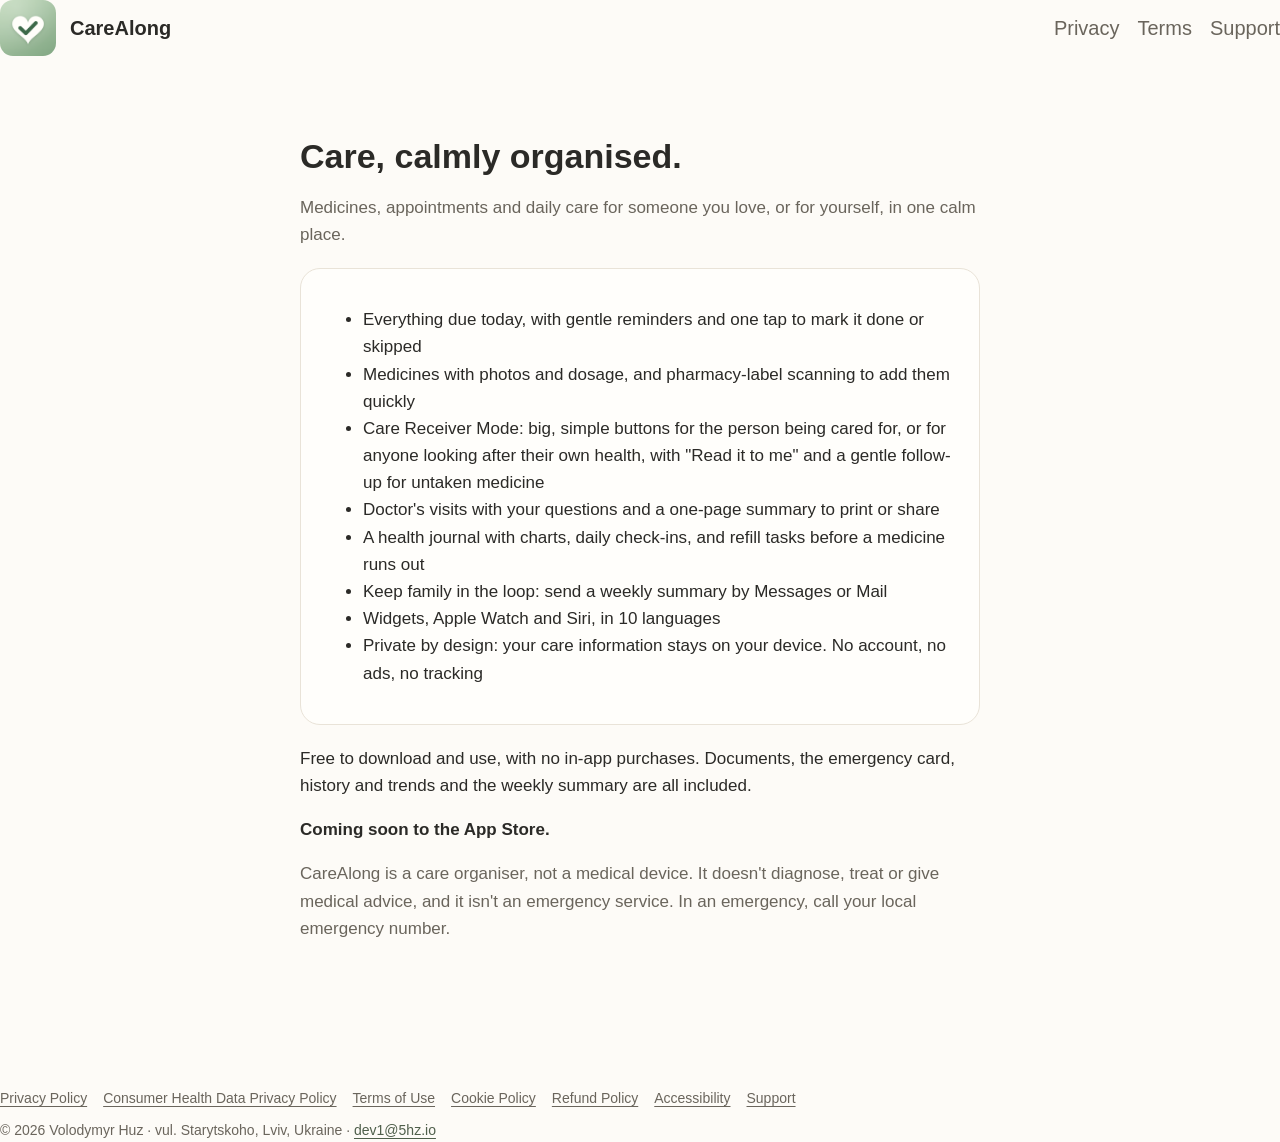
<file: index.html>
<!doctype html>
<html lang="en">
<head>
<meta charset="utf-8">
<meta name="viewport" content="width=device-width, initial-scale=1">
<title>CareAlong</title>
<meta name="description" content="A calm care organiser for medicines, appointments and daily care, with a weekly summary to keep family in the loop.">
<link rel="stylesheet" href="style.css">
</head>
<body>
<a class="skip" href="#content">Skip to content</a>
<header>
  <img src="icon.png" alt="" width="56" height="56">
  <a href="index.html">CareAlong</a>
  <nav aria-label="Main"><a href="privacy.html">Privacy</a><a href="terms.html">Terms</a><a href="support.html">Support</a></nav>
</header>
<main id="content">
<h1>Care, calmly organised.</h1>
<p class="muted">Medicines, appointments and daily care for someone you love, or for yourself, in one calm place.</p>

<div class="card">
  <ul>
    <li>Everything due today, with gentle reminders and one tap to mark it done or skipped</li>
    <li>Medicines with photos and dosage, and pharmacy-label scanning to add them quickly</li>
    <li>Care Receiver Mode: big, simple buttons for the person being cared for, or for anyone looking after their own
      health, with "Read it to me" and a gentle follow-up for untaken medicine</li>
    <li>Doctor's visits with your questions and a one-page summary to print or share</li>
    <li>A health journal with charts, daily check-ins, and refill tasks before a medicine runs out</li>
    <li>Keep family in the loop: send a weekly summary by Messages or Mail</li>
    <li>Widgets, Apple Watch and Siri, in 10 languages</li>
    <li>Private by design: your care information stays on your device. No account, no ads, no tracking</li>
  </ul>
</div>

<p>Free to download and use, with no in-app purchases. Documents, the emergency card, history and trends and the
  weekly summary are all included.</p>

<p><strong>Coming soon to the App Store.</strong></p>

<p class="muted">CareAlong is a care organiser, not a medical device. It doesn't diagnose, treat or give
  medical advice, and it isn't an emergency service. In an emergency, call your local emergency number.</p>
</main>
<footer>
  <nav aria-label="Legal">
    <a href="privacy.html">Privacy Policy</a>
    <a href="health-data.html">Consumer Health Data Privacy Policy</a>
    <a href="terms.html">Terms of Use</a>
    <a href="cookies.html">Cookie Policy</a>
    <a href="refunds.html">Refund Policy</a>
    <a href="accessibility.html">Accessibility</a>
    <a href="support.html">Support</a>
  </nav>
  <p class="business">© 2026 Volodymyr Huz · vul. Starytskoho, Lviv, Ukraine ·
    <a href="mailto:dev1@5hz.io">dev1@5hz.io</a></p>
</footer>
</body>
</html>
</file>
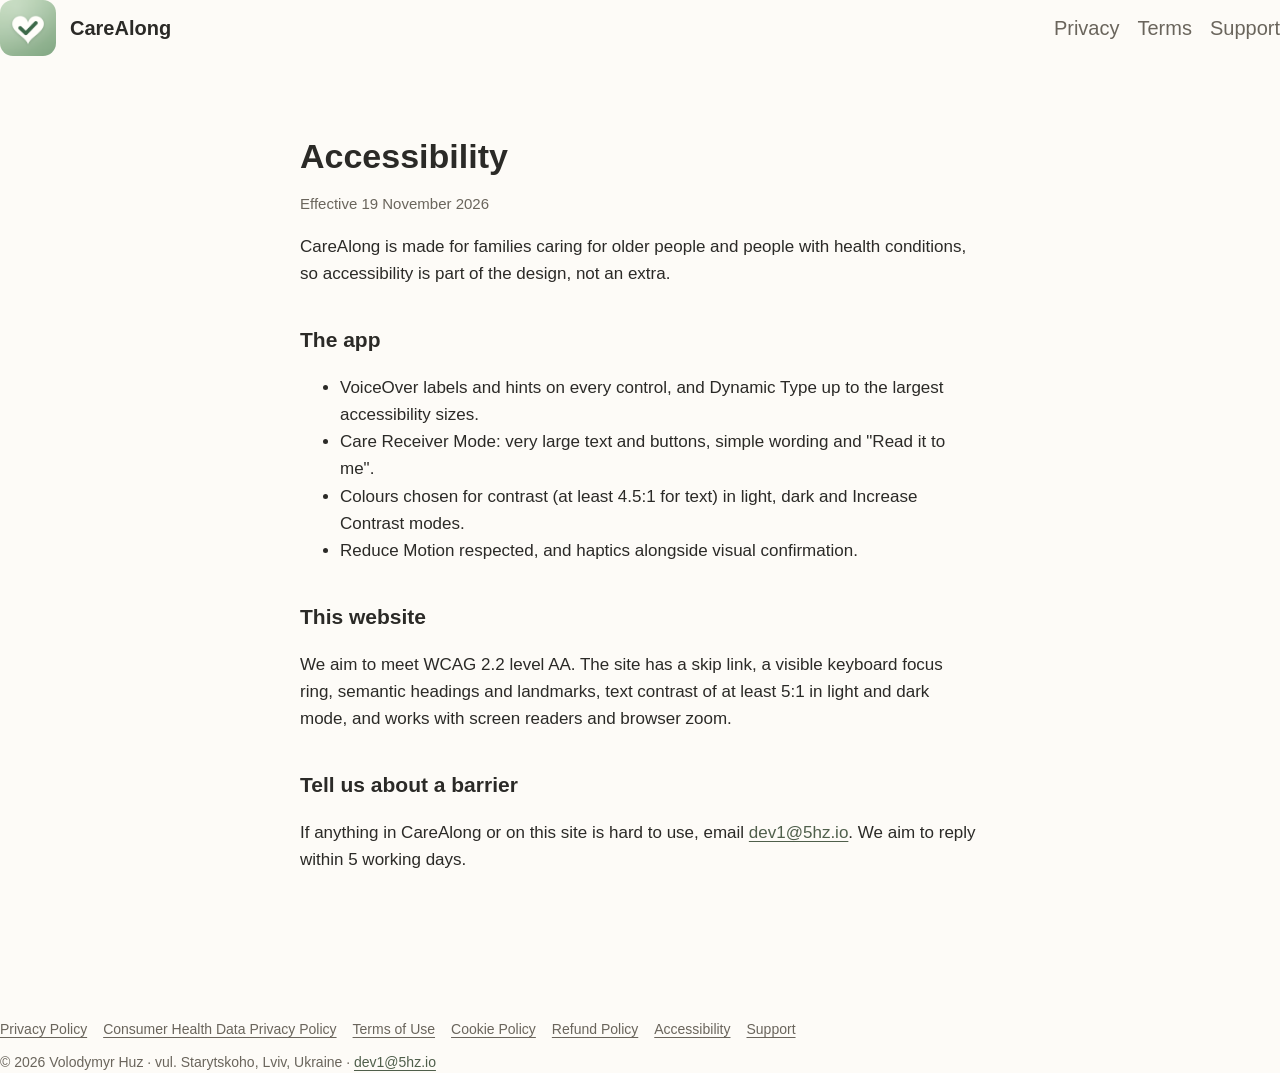
<file: accessibility.html>
<!doctype html>
<html lang="en">
<head>
<meta charset="utf-8">
<meta name="viewport" content="width=device-width, initial-scale=1">
<title>CareAlong Accessibility</title>
<meta name="description" content="CareAlong's accessibility commitment.">
<link rel="stylesheet" href="style.css">
</head>
<body>
<a class="skip" href="#content">Skip to content</a>
<header>
  <img src="icon.png" alt="" width="56" height="56">
  <a href="index.html">CareAlong</a>
  <nav aria-label="Main"><a href="privacy.html">Privacy</a><a href="terms.html">Terms</a><a href="support.html">Support</a></nav>
</header>
<main id="content">
<h1>Accessibility</h1>
<p class="muted updated">Effective 19 November 2026</p>
<p>CareAlong is made for families caring for older people and people with health conditions, so accessibility is
  part of the design, not an extra.</p>

<h2>The app</h2>
<ul>
  <li>VoiceOver labels and hints on every control, and Dynamic Type up to the largest accessibility sizes.</li>
  <li>Care Receiver Mode: very large text and buttons, simple wording and "Read it to me".</li>
  <li>Colours chosen for contrast (at least 4.5:1 for text) in light, dark and Increase Contrast modes.</li>
  <li>Reduce Motion respected, and haptics alongside visual confirmation.</li>
</ul>

<h2>This website</h2>
<p>We aim to meet WCAG 2.2 level AA. The site has a skip link, a visible keyboard focus ring, semantic headings and
  landmarks, text contrast of at least 5:1 in light and dark mode, and works with screen readers and browser zoom.</p>

<h2>Tell us about a barrier</h2>
<p>If anything in CareAlong or on this site is hard to use, email
  <a href="mailto:dev1@5hz.io">dev1@5hz.io</a>. We aim to reply within 5 working days.</p>
</main>
<footer>
  <nav aria-label="Legal">
    <a href="privacy.html">Privacy Policy</a>
    <a href="health-data.html">Consumer Health Data Privacy Policy</a>
    <a href="terms.html">Terms of Use</a>
    <a href="cookies.html">Cookie Policy</a>
    <a href="refunds.html">Refund Policy</a>
    <a href="accessibility.html">Accessibility</a>
    <a href="support.html">Support</a>
  </nav>
  <p class="business">© 2026 Volodymyr Huz · vul. Starytskoho, Lviv, Ukraine ·
    <a href="mailto:dev1@5hz.io">dev1@5hz.io</a></p>
</footer>
</body>
</html>
</file>
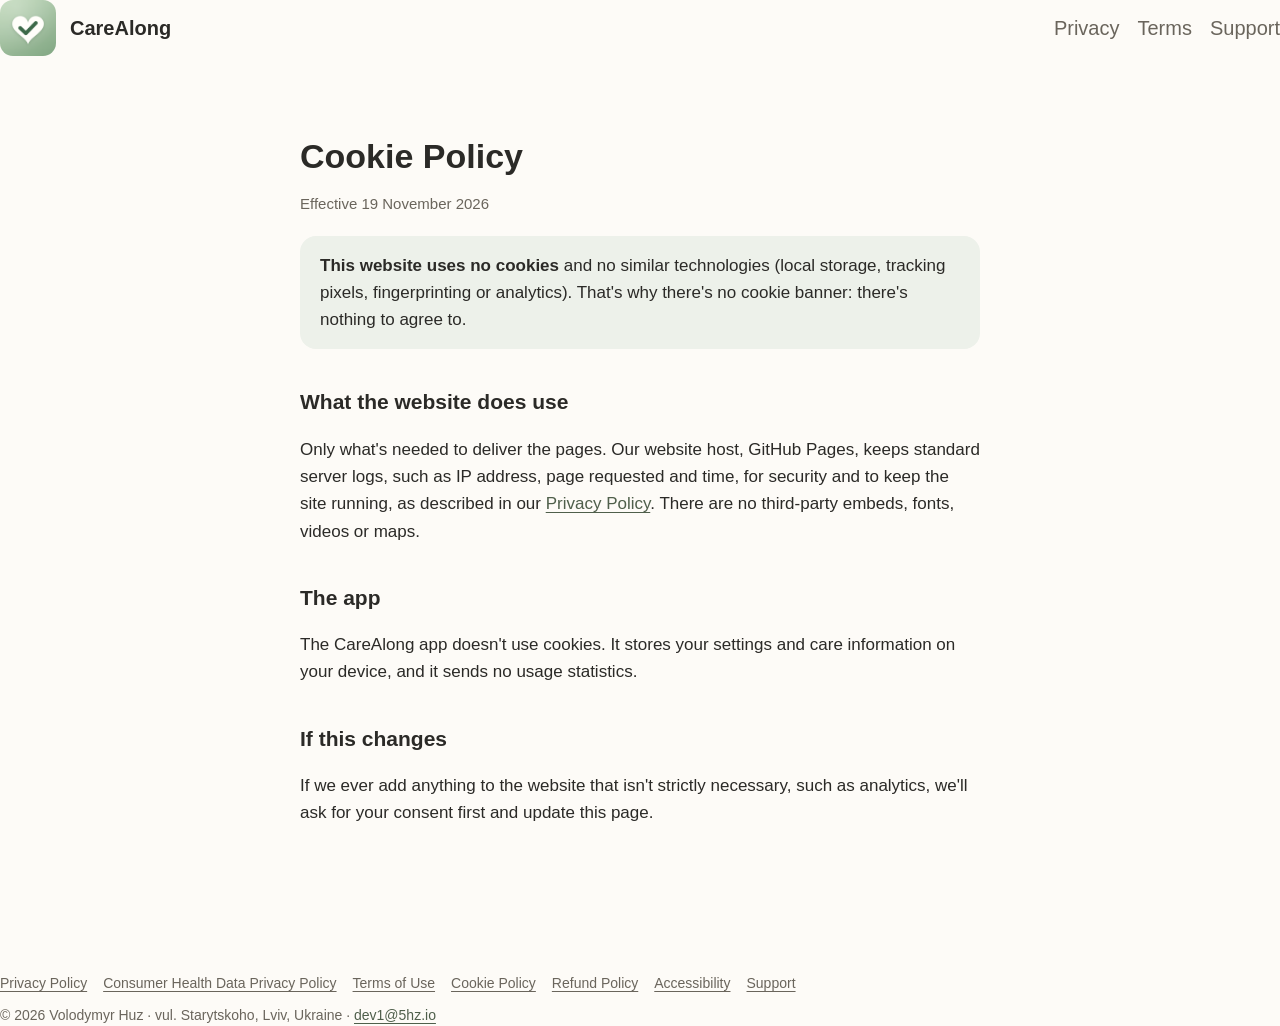
<file: cookies.html>
<!doctype html>
<html lang="en">
<head>
<meta charset="utf-8">
<meta name="viewport" content="width=device-width, initial-scale=1">
<title>CareAlong Cookie Policy</title>
<meta name="description" content="CareAlong's website uses no cookies.">
<link rel="stylesheet" href="style.css">
</head>
<body>
<a class="skip" href="#content">Skip to content</a>
<header>
  <img src="icon.png" alt="" width="56" height="56">
  <a href="index.html">CareAlong</a>
  <nav aria-label="Main"><a href="privacy.html">Privacy</a><a href="terms.html">Terms</a><a href="support.html">Support</a></nav>
</header>
<main id="content">
<h1>Cookie Policy</h1>
<p class="muted updated">Effective 19 November 2026</p>
<div class="note"><strong>This website uses no cookies</strong> and no similar technologies (local storage, tracking
  pixels, fingerprinting or analytics). That's why there's no cookie banner: there's nothing to agree to.</div>

<h2>What the website does use</h2>
<p>Only what's needed to deliver the pages. Our website host, GitHub Pages, keeps standard server logs, such as IP address, page
  requested and time, for security and to keep the site running, as described in our
  <a href="privacy.html">Privacy Policy</a>. There are no third-party embeds, fonts, videos or maps.</p>

<h2>The app</h2>
<p>The CareAlong app doesn't use cookies. It stores your settings and care information on your device, and it sends no
  usage statistics.</p>

<h2>If this changes</h2>
<p>If we ever add anything to the website that isn't strictly necessary, such as analytics, we'll ask for your
  consent first and update this page.</p>
</main>
<footer>
  <nav aria-label="Legal">
    <a href="privacy.html">Privacy Policy</a>
    <a href="health-data.html">Consumer Health Data Privacy Policy</a>
    <a href="terms.html">Terms of Use</a>
    <a href="cookies.html">Cookie Policy</a>
    <a href="refunds.html">Refund Policy</a>
    <a href="accessibility.html">Accessibility</a>
    <a href="support.html">Support</a>
  </nav>
  <p class="business">© 2026 Volodymyr Huz · vul. Starytskoho, Lviv, Ukraine ·
    <a href="mailto:dev1@5hz.io">dev1@5hz.io</a></p>
</footer>
</body>
</html>
</file>
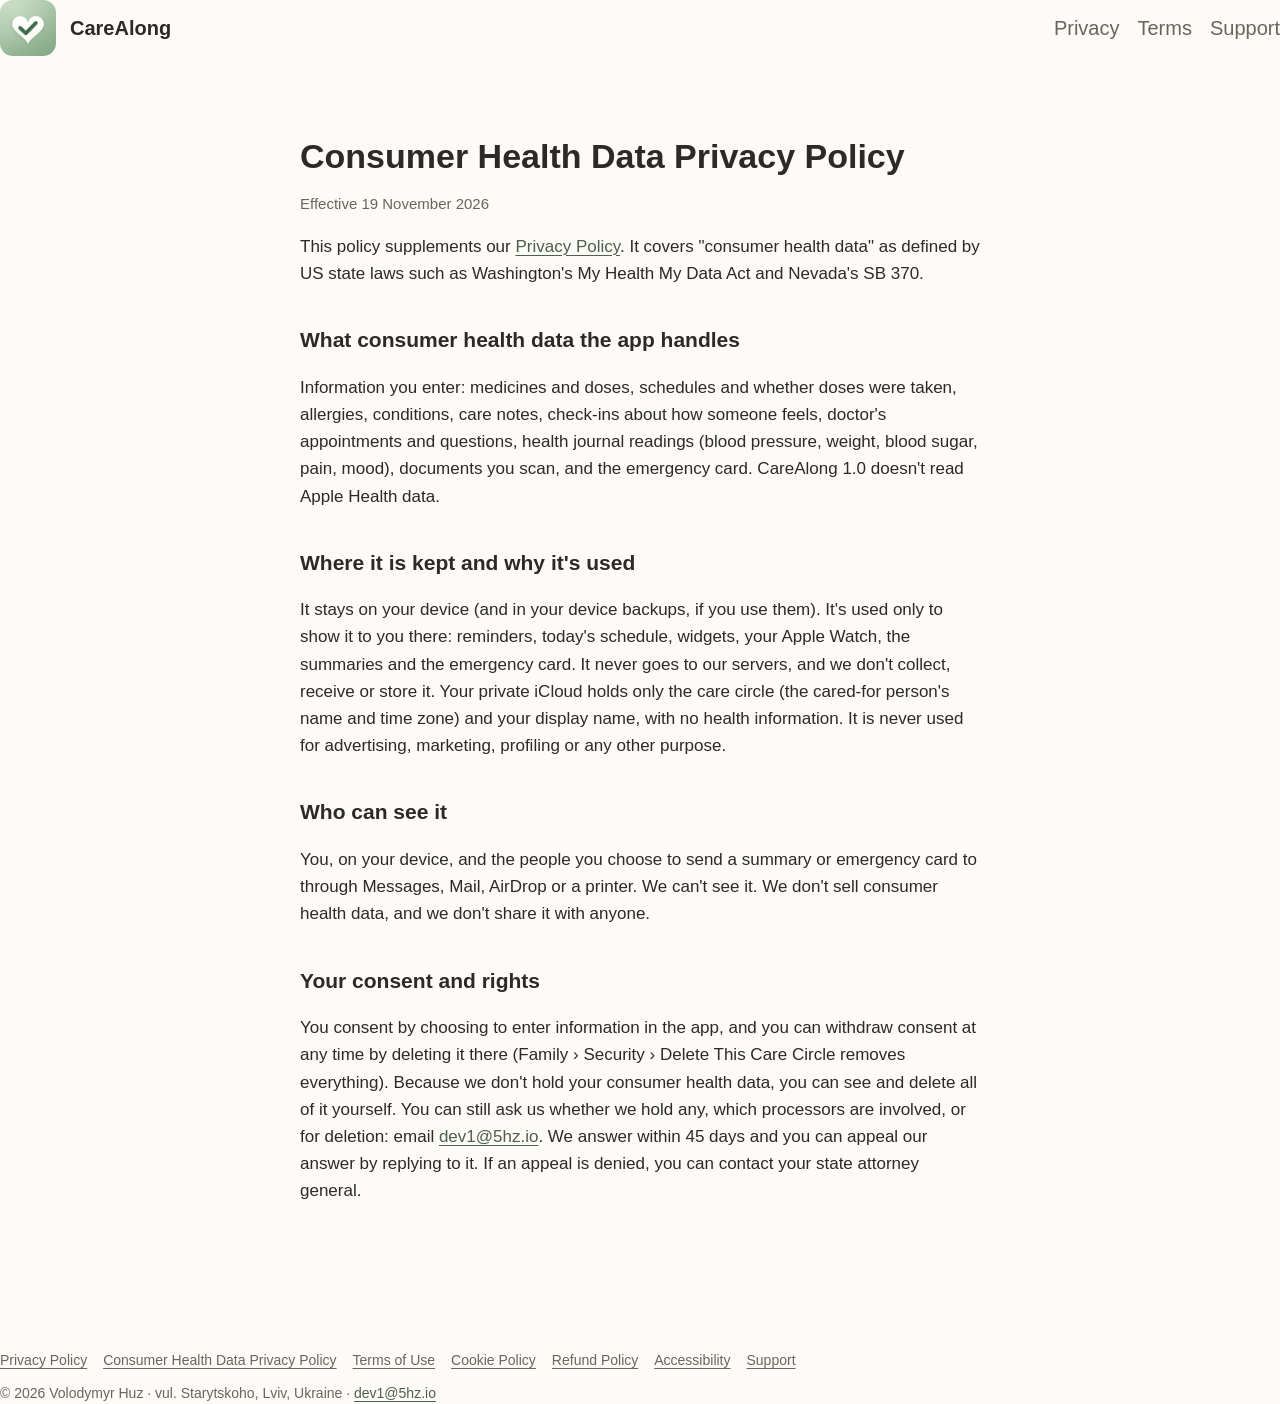
<file: health-data.html>
<!doctype html>
<html lang="en">
<head>
<meta charset="utf-8">
<meta name="viewport" content="width=device-width, initial-scale=1">
<title>CareAlong Consumer Health Data Privacy Policy</title>
<meta name="description" content="How CareAlong handles consumer health data, including under Washington's My Health My Data Act.">
<link rel="stylesheet" href="style.css">
</head>
<body>
<a class="skip" href="#content">Skip to content</a>
<header>
  <img src="icon.png" alt="" width="56" height="56">
  <a href="index.html">CareAlong</a>
  <nav aria-label="Main"><a href="privacy.html">Privacy</a><a href="terms.html">Terms</a><a href="support.html">Support</a></nav>
</header>
<main id="content">
<h1>Consumer Health Data Privacy Policy</h1>
<p class="muted updated">Effective 19 November 2026</p>
<p>This policy supplements our <a href="privacy.html">Privacy Policy</a>. It covers "consumer health data" as defined
  by US state laws such as Washington's My Health My Data Act and Nevada's SB 370.</p>

<h2>What consumer health data the app handles</h2>
<p>Information you enter: medicines and doses, schedules and whether doses were taken, allergies, conditions, care
  notes, check-ins about how someone feels, doctor's appointments and questions, health journal readings (blood
  pressure, weight, blood sugar, pain, mood), documents you scan, and the emergency card. CareAlong 1.0 doesn't read
  Apple Health data.</p>

<h2>Where it is kept and why it's used</h2>
<p>It stays on your device (and in your device backups, if you use them). It's used only to show it to you there:
  reminders, today's schedule, widgets, your Apple Watch, the summaries and the emergency card. It never goes to our
  servers, and we don't collect, receive or store it. Your private iCloud holds only the care circle (the cared-for
  person's name and time zone) and your display name, with no health information. It is never used for advertising,
  marketing, profiling or any other purpose.</p>

<h2>Who can see it</h2>
<p>You, on your device, and the people you choose to send a summary or emergency card to through Messages, Mail,
  AirDrop or a printer. We can't see it. We don't sell consumer health data, and we don't share it with anyone.</p>

<h2>Your consent and rights</h2>
<p>You consent by choosing to enter information in the app, and you can withdraw consent at any time by deleting it
  there (Family › Security › Delete This Care Circle removes everything). Because we don't hold your consumer health
  data, you can see and delete all of it yourself. You can still ask us whether we hold any, which processors are
  involved, or for deletion: email <a href="mailto:dev1@5hz.io">dev1@5hz.io</a>. We answer within 45 days and
  you can appeal our answer by replying to it. If an appeal is denied, you can contact your state attorney general.</p>
</main>
<footer>
  <nav aria-label="Legal">
    <a href="privacy.html">Privacy Policy</a>
    <a href="health-data.html">Consumer Health Data Privacy Policy</a>
    <a href="terms.html">Terms of Use</a>
    <a href="cookies.html">Cookie Policy</a>
    <a href="refunds.html">Refund Policy</a>
    <a href="accessibility.html">Accessibility</a>
    <a href="support.html">Support</a>
  </nav>
  <p class="business">© 2026 Volodymyr Huz · vul. Starytskoho, Lviv, Ukraine ·
    <a href="mailto:dev1@5hz.io">dev1@5hz.io</a></p>
</footer>
</body>
</html>
</file>
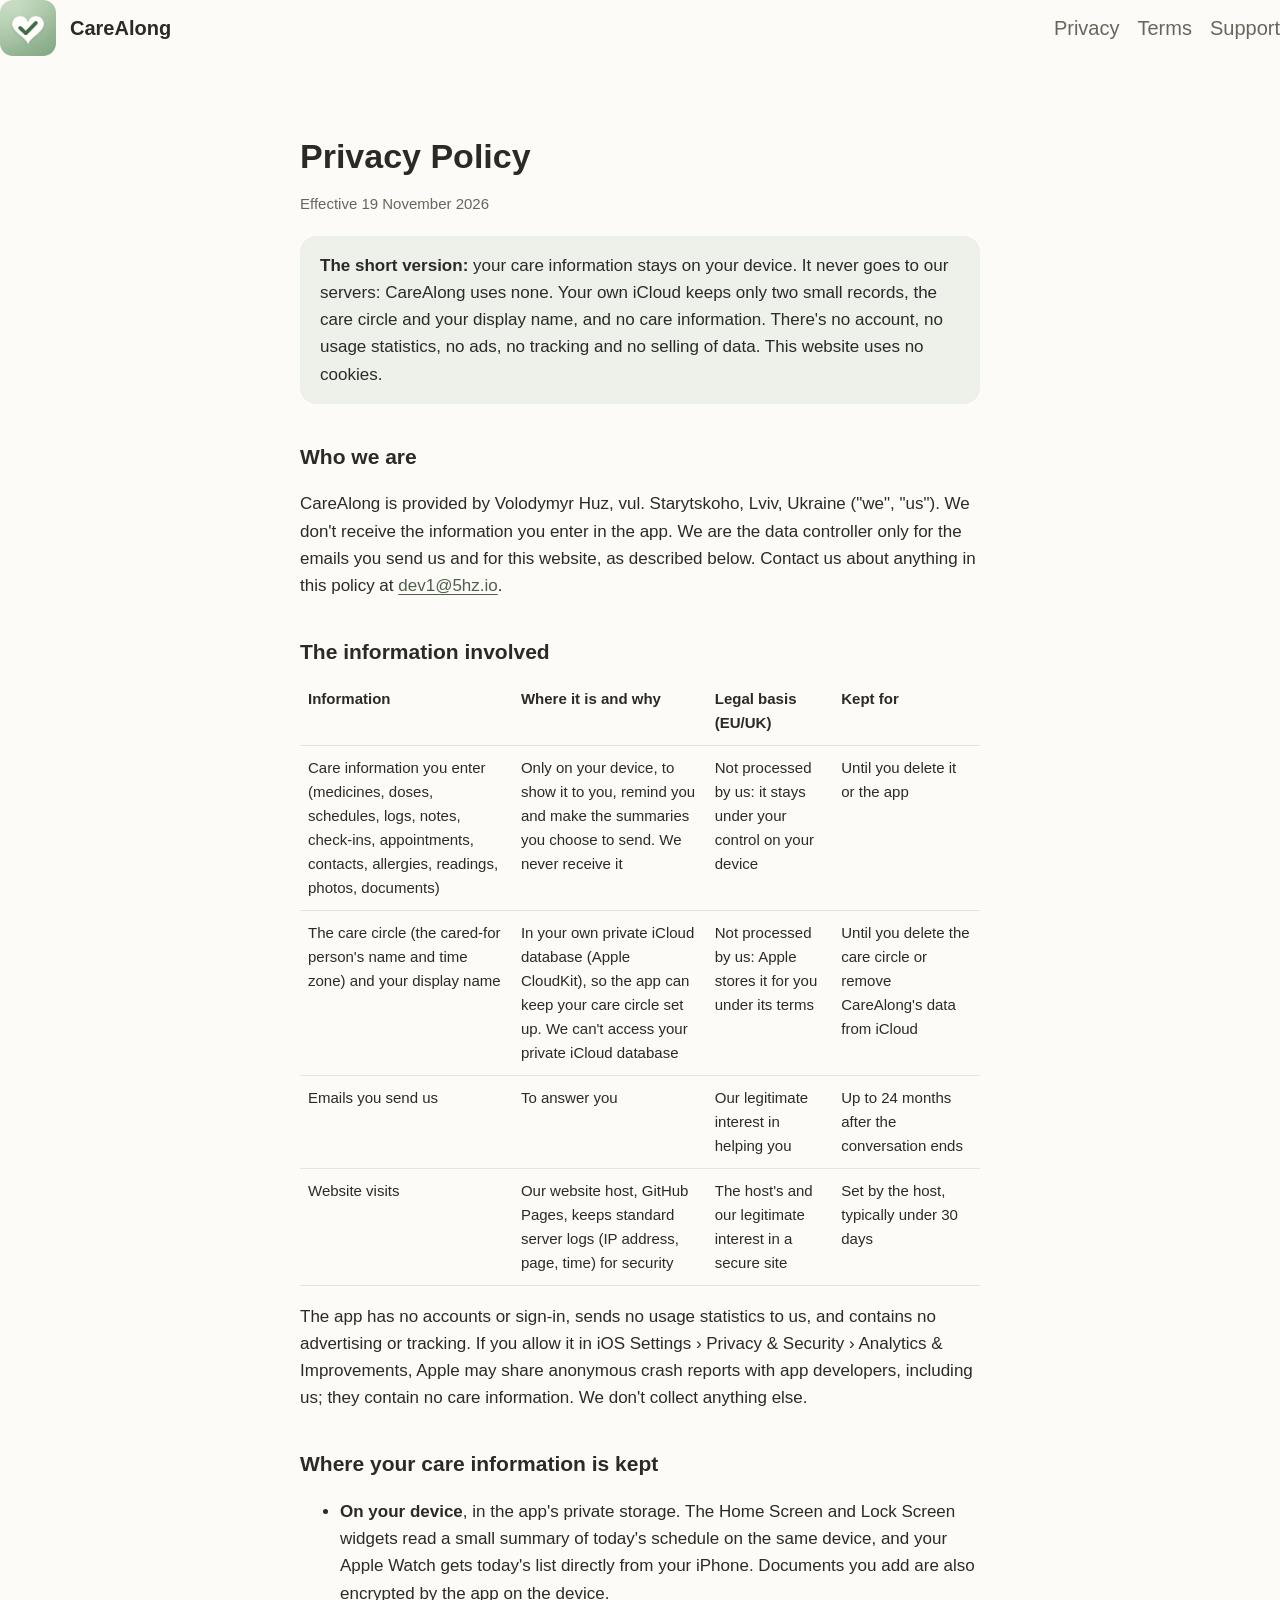
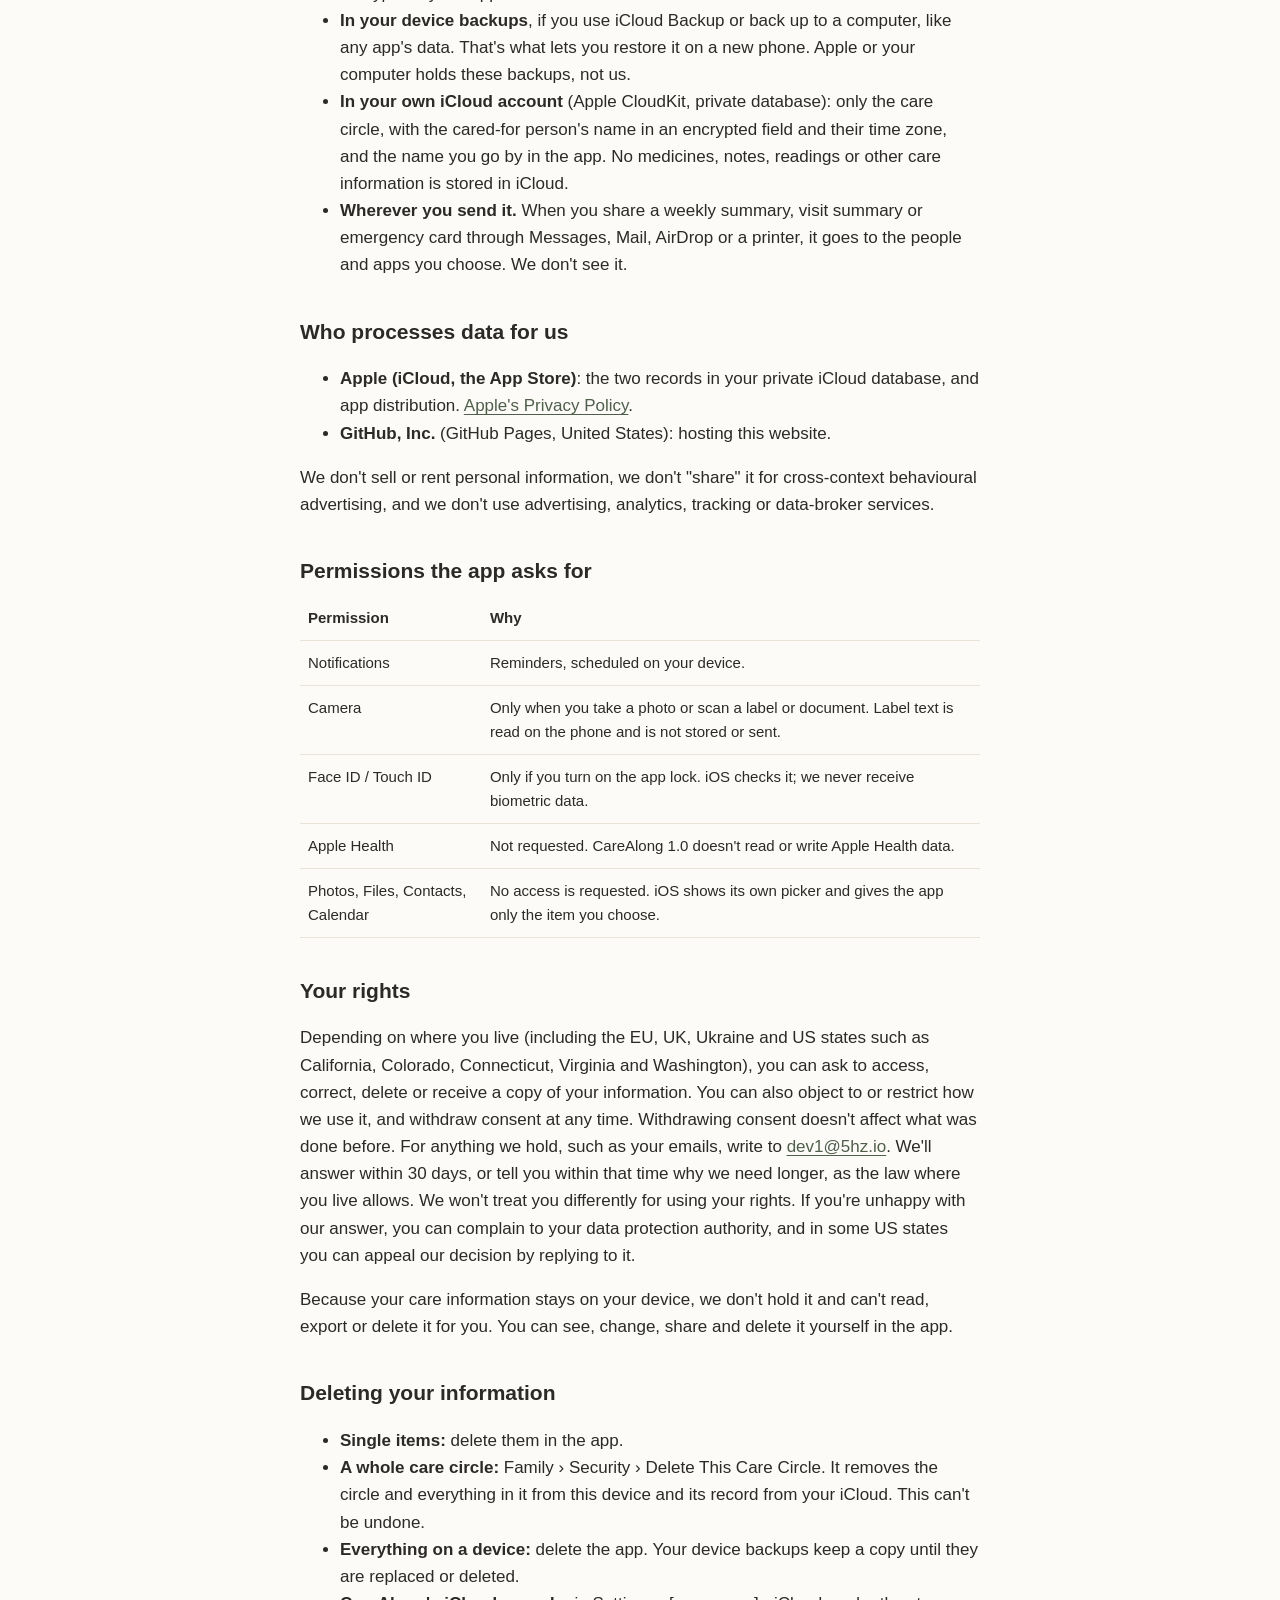
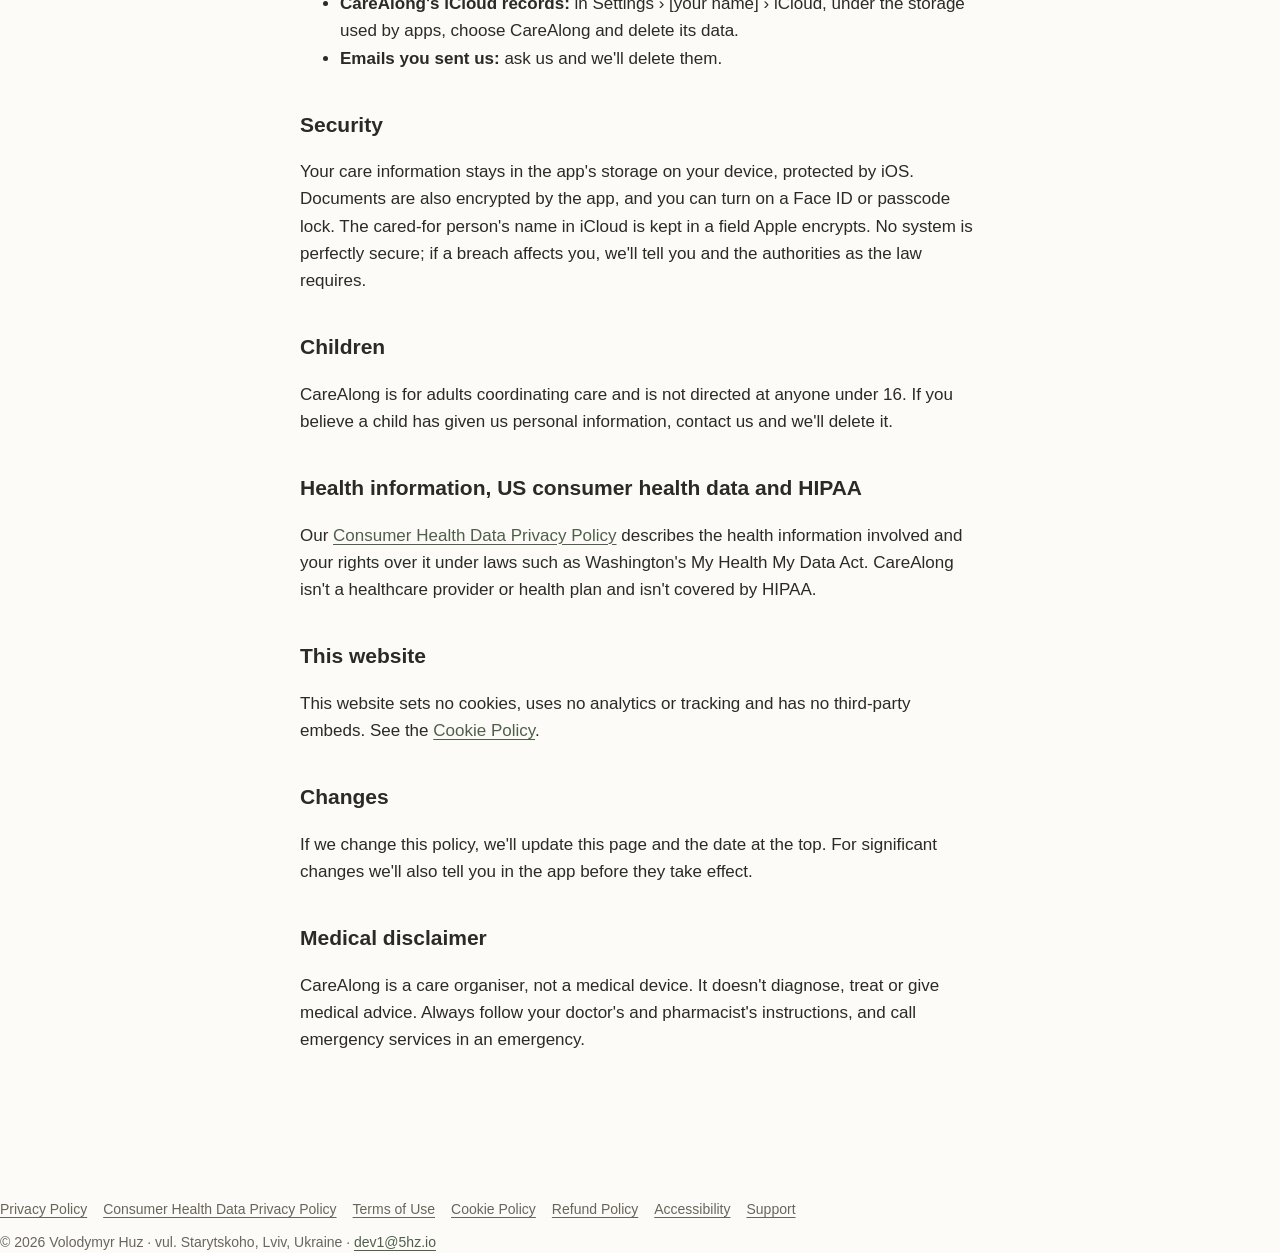
<file: privacy.html>
<!doctype html>
<html lang="en">
<head>
<meta charset="utf-8">
<meta name="viewport" content="width=device-width, initial-scale=1">
<title>CareAlong Privacy Policy</title>
<meta name="description" content="How CareAlong handles your information.">
<link rel="stylesheet" href="style.css">
</head>
<body>
<a class="skip" href="#content">Skip to content</a>
<header>
  <img src="icon.png" alt="" width="56" height="56">
  <a href="index.html">CareAlong</a>
  <nav aria-label="Main"><a href="privacy.html">Privacy</a><a href="terms.html">Terms</a><a href="support.html">Support</a></nav>
</header>
<main id="content">
<h1>Privacy Policy</h1>
<p class="muted updated">Effective 19 November 2026</p>

<div class="note">
  <strong>The short version:</strong> your care information stays on your device. It never goes to our servers:
  CareAlong uses none. Your own iCloud keeps only two small records, the care circle and your display name, and no
  care information. There's no account, no usage statistics, no ads, no tracking and no selling of data. This website
  uses no cookies.
</div>

<h2>Who we are</h2>
<p>CareAlong is provided by Volodymyr Huz, vul. Starytskoho, Lviv, Ukraine ("we", "us"). We don't receive the information
  you enter in the app. We are the data controller only for the emails you send us and for this website, as described
  below. Contact us about anything in this policy at <a href="mailto:dev1@5hz.io">dev1@5hz.io</a>.</p>

<h2>The information involved</h2>
<table>
  <tr><th scope="col">Information</th><th scope="col">Where it is and why</th><th scope="col">Legal basis (EU/UK)</th><th scope="col">Kept for</th></tr>
  <tr><td>Care information you enter (medicines, doses, schedules, logs, notes, check-ins, appointments, contacts,
    allergies, readings, photos, documents)</td>
    <td>Only on your device, to show it to you, remind you and make the summaries you choose to send. We never receive
      it</td>
    <td>Not processed by us: it stays under your control on your device</td>
    <td>Until you delete it or the app</td></tr>
  <tr><td>The care circle (the cared-for person's name and time zone) and your display name</td>
    <td>In your own private iCloud database (Apple CloudKit), so the app can keep your care circle set up. We can't
      access your private iCloud database</td>
    <td>Not processed by us: Apple stores it for you under its terms</td>
    <td>Until you delete the care circle or remove CareAlong's data from iCloud</td></tr>
  <tr><td>Emails you send us</td>
    <td>To answer you</td>
    <td>Our legitimate interest in helping you</td>
    <td>Up to 24 months after the conversation ends</td></tr>
  <tr><td>Website visits</td>
    <td>Our website host, GitHub Pages, keeps standard server logs (IP address, page, time) for security</td>
    <td>The host's and our legitimate interest in a secure site</td>
    <td>Set by the host, typically under 30 days</td></tr>
</table>
<p>The app has no accounts or sign-in, sends no usage statistics to us, and contains no advertising or tracking. If
  you allow it in iOS Settings › Privacy &amp; Security › Analytics &amp; Improvements, Apple may share anonymous crash
  reports with app developers, including us; they contain no care information. We don't collect anything else.</p>

<h2>Where your care information is kept</h2>
<ul>
  <li><strong>On your device</strong>, in the app's private storage. The Home Screen and Lock Screen widgets read a
    small summary of today's schedule on the same device, and your Apple Watch gets today's list directly from your
    iPhone. Documents you add are also encrypted by the app on the device.</li>
  <li><strong>In your device backups</strong>, if you use iCloud Backup or back up to a computer, like any app's data.
    That's what lets you restore it on a new phone. Apple or your computer holds these backups, not us.</li>
  <li><strong>In your own iCloud account</strong> (Apple CloudKit, private database): only the care circle, with the
    cared-for person's name in an encrypted field and their time zone, and the name you go by in the app. No
    medicines, notes, readings or other care information is stored in iCloud.</li>
  <li><strong>Wherever you send it.</strong> When you share a weekly summary, visit summary or emergency card through
    Messages, Mail, AirDrop or a printer, it goes to the people and apps you choose. We don't see it.</li>
</ul>

<h2>Who processes data for us</h2>
<ul>
  <li><strong>Apple (iCloud, the App Store)</strong>: the two records in your private iCloud database, and app
    distribution. <a href="https://www.apple.com/legal/privacy/">Apple's Privacy Policy</a>.</li>
  <li><strong>GitHub, Inc.</strong> (GitHub Pages, United States): hosting this website.</li>
</ul>
<p>We don't sell or rent personal information, we don't "share" it for cross-context behavioural advertising, and we
  don't use advertising, analytics, tracking or data-broker services.</p>

<h2>Permissions the app asks for</h2>
<table>
  <tr><th scope="col">Permission</th><th scope="col">Why</th></tr>
  <tr><td>Notifications</td><td>Reminders, scheduled on your device.</td></tr>
  <tr><td>Camera</td><td>Only when you take a photo or scan a label or document. Label text is read on the phone and
    is not stored or sent.</td></tr>
  <tr><td>Face ID / Touch ID</td><td>Only if you turn on the app lock. iOS checks it; we never receive biometric data.</td></tr>
  <tr><td>Apple Health</td><td>Not requested. CareAlong 1.0 doesn't read or write Apple Health data.</td></tr>
  <tr><td>Photos, Files, Contacts, Calendar</td><td>No access is requested. iOS shows its own picker and gives the app
    only the item you choose.</td></tr>
</table>

<h2>Your rights</h2>
<p>Depending on where you live (including the EU, UK, Ukraine and US states such as California, Colorado,
  Connecticut, Virginia and Washington), you can ask to access, correct, delete or receive a copy of your information.
  You can also object to or restrict how we use it, and withdraw consent at any time. Withdrawing consent doesn't
  affect what was done before. For anything we hold, such as your emails, write to
  <a href="mailto:dev1@5hz.io">dev1@5hz.io</a>. We'll answer within 30 days, or tell you within that time why
  we need longer, as the law where you live allows. We won't treat you differently for using your
  rights. If you're unhappy with our answer, you can complain to your data protection authority, and in some US
  states you can appeal our decision by replying to it.</p>
<p>Because your care information stays on your device, we don't hold it and can't read, export or delete it for you.
  You can see, change, share and delete it yourself in the app.</p>

<h2>Deleting your information</h2>
<ul>
  <li><strong>Single items:</strong> delete them in the app.</li>
  <li><strong>A whole care circle:</strong> Family › Security › Delete This Care Circle. It removes the circle and
    everything in it from this device and its record from your iCloud. This can't be undone.</li>
  <li><strong>Everything on a device:</strong> delete the app. Your device backups keep a copy until they are replaced
    or deleted.</li>
  <li><strong>CareAlong's iCloud records:</strong> in Settings › [your name] › iCloud, under the storage used by apps,
    choose CareAlong and delete its data.</li>
  <li><strong>Emails you sent us:</strong> ask us and we'll delete them.</li>
</ul>

<h2>Security</h2>
<p>Your care information stays in the app's storage on your device, protected by iOS. Documents are also encrypted
  by the app, and you can turn on a Face ID or passcode lock. The cared-for person's name in iCloud is kept in a field
  Apple encrypts. No system is perfectly secure; if a breach affects you, we'll tell you and the authorities as the law
  requires.</p>

<h2>Children</h2>
<p>CareAlong is for adults coordinating care and is not directed at anyone under 16. If you believe a child has given
  us personal information, contact us and we'll delete it.</p>

<h2>Health information, US consumer health data and HIPAA</h2>
<p>Our <a href="health-data.html">Consumer Health Data Privacy Policy</a> describes the health information involved
  and your rights over it under laws such as Washington's My Health My Data Act. CareAlong isn't a healthcare provider
  or health plan and isn't covered by HIPAA.</p>

<h2>This website</h2>
<p>This website sets no cookies, uses no analytics or tracking and has no third-party embeds. See the
  <a href="cookies.html">Cookie Policy</a>.</p>

<h2>Changes</h2>
<p>If we change this policy, we'll update this page and the date at the top. For significant changes we'll also tell
  you in the app before they take effect.</p>

<h2>Medical disclaimer</h2>
<p>CareAlong is a care organiser, not a medical device. It doesn't diagnose, treat or give medical advice.
  Always follow your doctor's and pharmacist's instructions, and call emergency services in an emergency.</p>
</main>
<footer>
  <nav aria-label="Legal">
    <a href="privacy.html">Privacy Policy</a>
    <a href="health-data.html">Consumer Health Data Privacy Policy</a>
    <a href="terms.html">Terms of Use</a>
    <a href="cookies.html">Cookie Policy</a>
    <a href="refunds.html">Refund Policy</a>
    <a href="accessibility.html">Accessibility</a>
    <a href="support.html">Support</a>
  </nav>
  <p class="business">© 2026 Volodymyr Huz · vul. Starytskoho, Lviv, Ukraine ·
    <a href="mailto:dev1@5hz.io">dev1@5hz.io</a></p>
</footer>
</body>
</html>
</file>
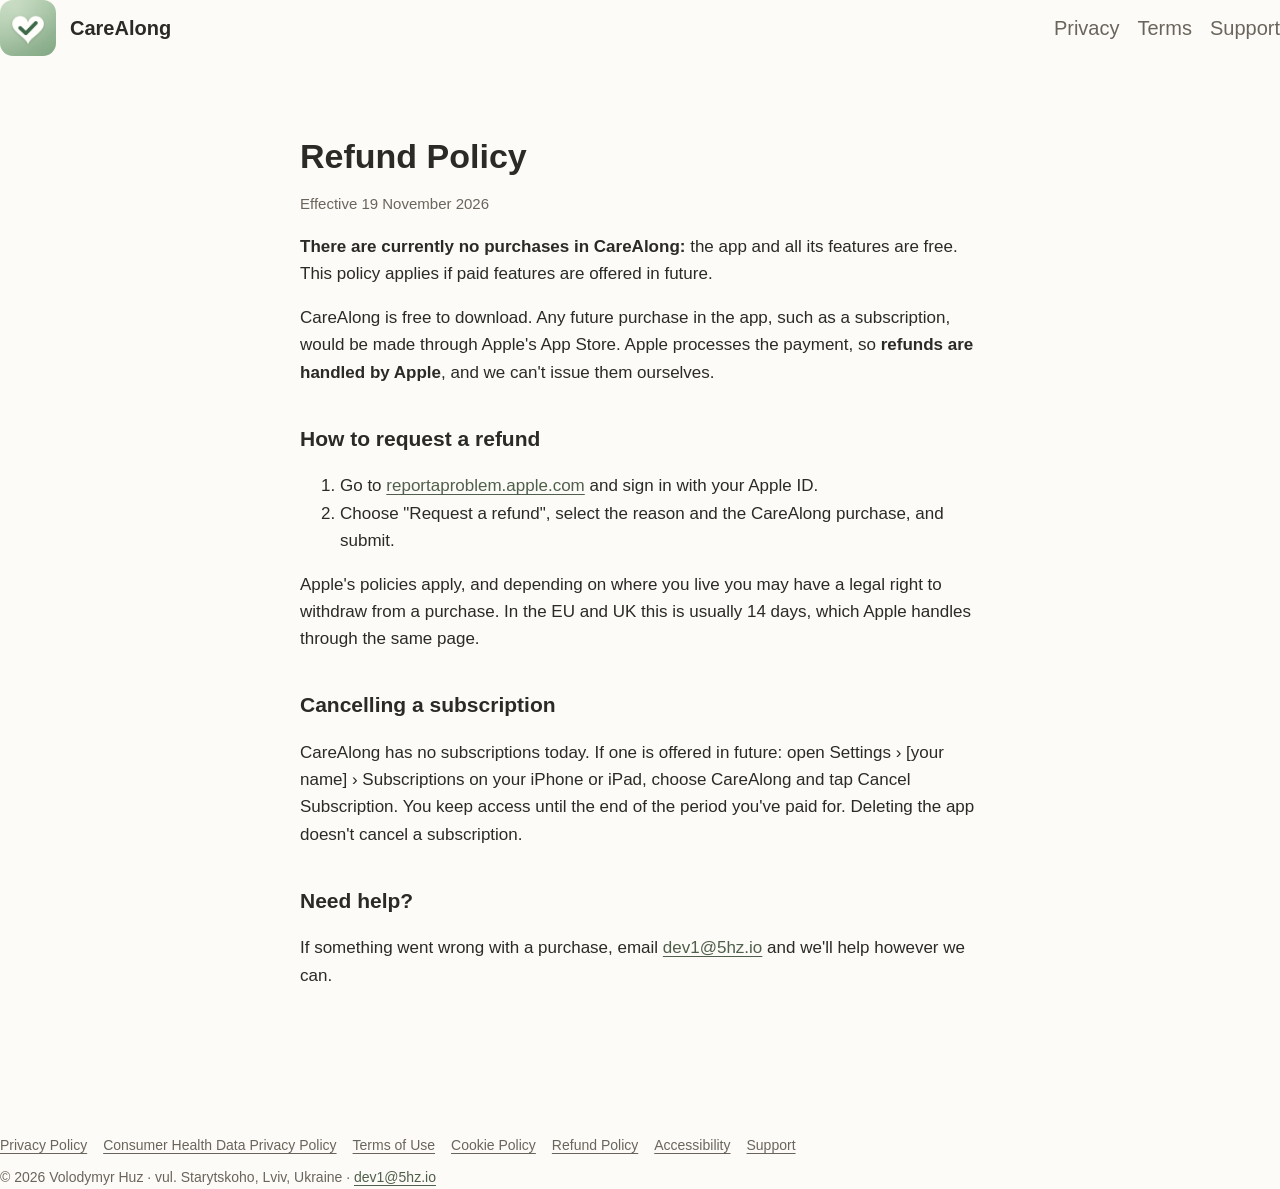
<file: refunds.html>
<!doctype html>
<html lang="en">
<head>
<meta charset="utf-8">
<meta name="viewport" content="width=device-width, initial-scale=1">
<title>CareAlong Refund Policy</title>
<meta name="description" content="Refunds for CareAlong purchases are handled by Apple.">
<link rel="stylesheet" href="style.css">
</head>
<body>
<a class="skip" href="#content">Skip to content</a>
<header>
  <img src="icon.png" alt="" width="56" height="56">
  <a href="index.html">CareAlong</a>
  <nav aria-label="Main"><a href="privacy.html">Privacy</a><a href="terms.html">Terms</a><a href="support.html">Support</a></nav>
</header>
<main id="content">
<h1>Refund Policy</h1>
<p class="muted updated">Effective 19 November 2026</p>
<p><strong>There are currently no purchases in CareAlong:</strong> the app and all its features are free. This policy
  applies if paid features are offered in future.</p>
<p>CareAlong is free to download. Any future purchase in the app, such as a subscription, would be made through
  Apple's App Store. Apple processes the payment, so <strong>refunds are handled by Apple</strong>, and we can't issue
  them ourselves.</p>

<h2>How to request a refund</h2>
<ol>
  <li>Go to <a href="https://reportaproblem.apple.com">reportaproblem.apple.com</a> and sign in with your Apple ID.</li>
  <li>Choose "Request a refund", select the reason and the CareAlong purchase, and submit.</li>
</ol>
<p>Apple's policies apply, and depending on where you live you may have a legal right to withdraw from a purchase.
  In the EU and UK this is usually 14 days, which Apple handles through the same page.</p>

<h2>Cancelling a subscription</h2>
<p>CareAlong has no subscriptions today. If one is offered in future: open Settings › [your name] › Subscriptions on your iPhone or iPad, choose CareAlong and tap Cancel Subscription.
  You keep access until the end of the period you've paid for. Deleting the app doesn't cancel a subscription.</p>

<h2>Need help?</h2>
<p>If something went wrong with a purchase, email <a href="mailto:dev1@5hz.io">dev1@5hz.io</a> and we'll
  help however we can.</p>
</main>
<footer>
  <nav aria-label="Legal">
    <a href="privacy.html">Privacy Policy</a>
    <a href="health-data.html">Consumer Health Data Privacy Policy</a>
    <a href="terms.html">Terms of Use</a>
    <a href="cookies.html">Cookie Policy</a>
    <a href="refunds.html">Refund Policy</a>
    <a href="accessibility.html">Accessibility</a>
    <a href="support.html">Support</a>
  </nav>
  <p class="business">© 2026 Volodymyr Huz · vul. Starytskoho, Lviv, Ukraine ·
    <a href="mailto:dev1@5hz.io">dev1@5hz.io</a></p>
</footer>
</body>
</html>
</file>
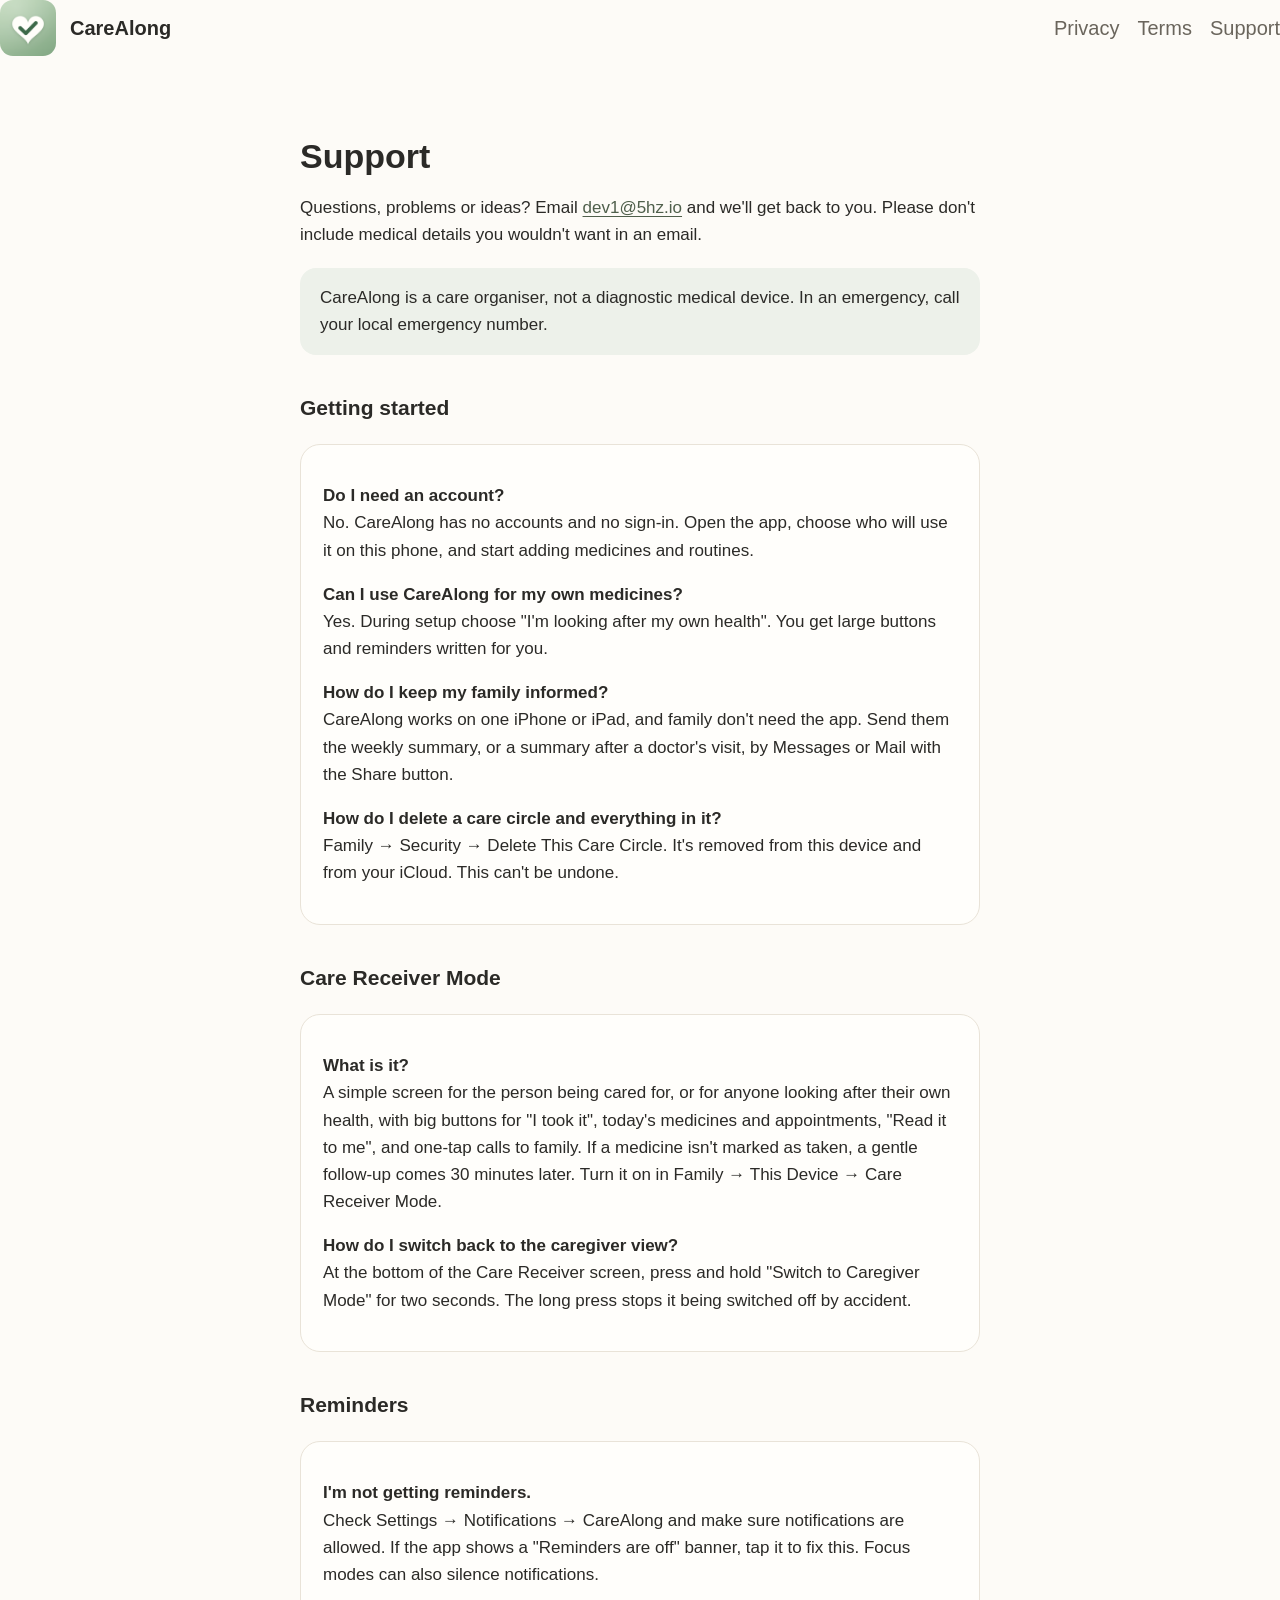
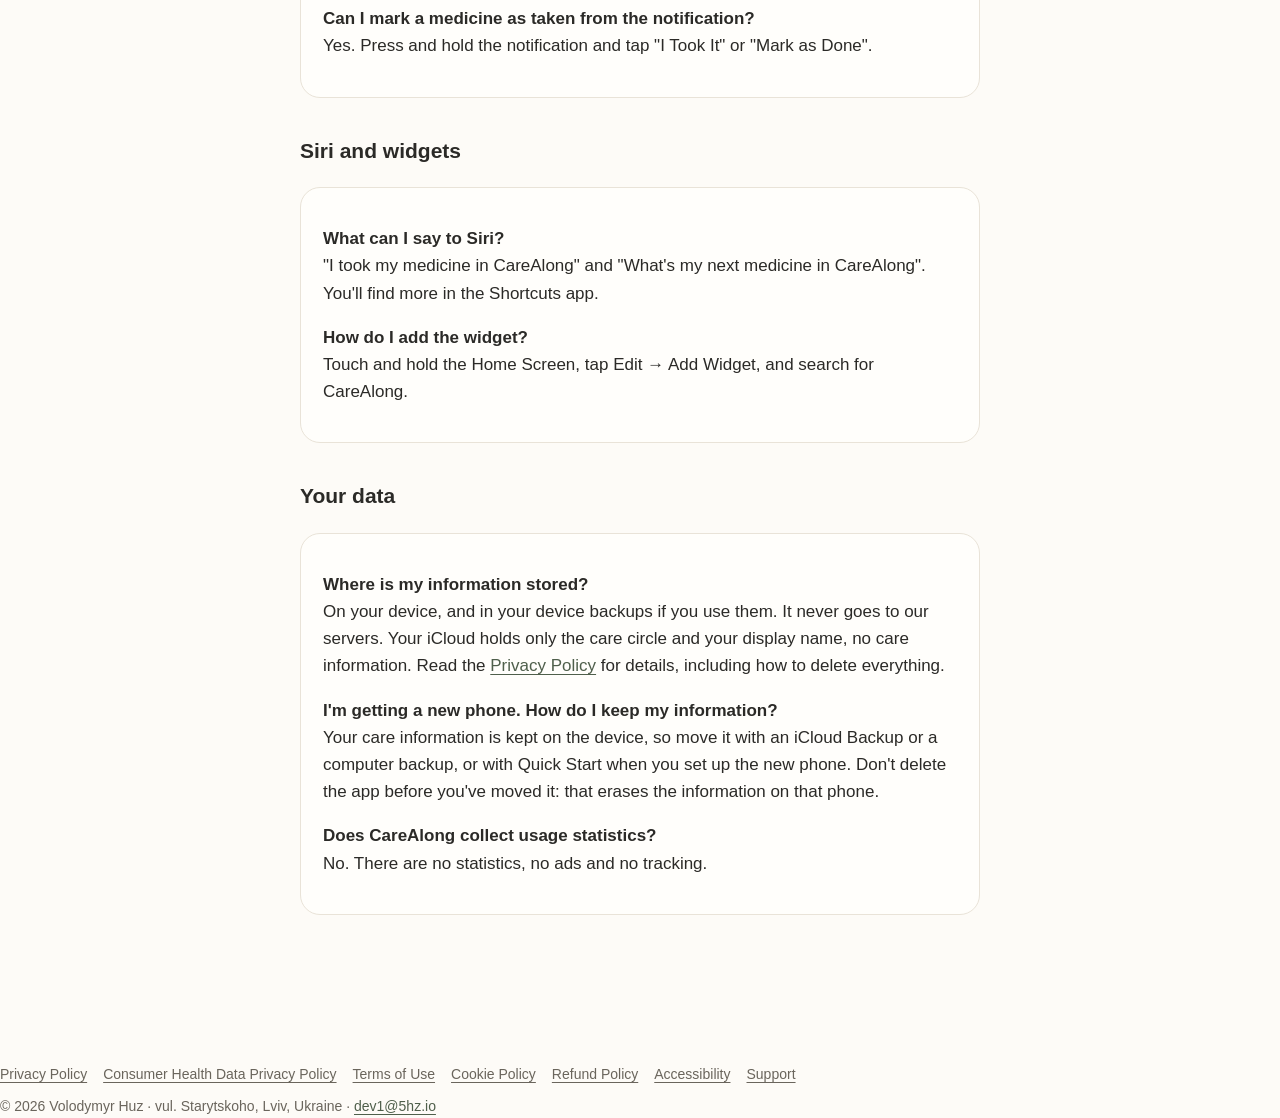
<file: support.html>
<!doctype html>
<html lang="en">
<head>
<meta charset="utf-8">
<meta name="viewport" content="width=device-width, initial-scale=1">
<title>CareAlong Support</title>
<meta name="description" content="Help with CareAlong: getting started, Care Receiver Mode, reminders and your data.">
<link rel="stylesheet" href="style.css">
</head>
<body>
<a class="skip" href="#content">Skip to content</a>
<header>
  <img src="icon.png" alt="" width="56" height="56">
  <a href="index.html">CareAlong</a>
  <nav aria-label="Main"><a href="privacy.html">Privacy</a><a href="terms.html">Terms</a><a href="support.html">Support</a></nav>
</header>
<main id="content">
<h1>Support</h1>
  <p>Questions, problems or ideas? Email <a href="mailto:dev1@5hz.io">dev1@5hz.io</a> and we'll get back
    to you. Please don't include medical details you wouldn't want in an email.</p>

  <div class="note">CareAlong is a care organiser, not a diagnostic medical device. In an emergency, call
    your local emergency number.</div>

  <h2>Getting started</h2>
  <div class="card">
    <p><strong>Do I need an account?</strong><br>
      No. CareAlong has no accounts and no sign-in. Open the app, choose who will use it on this phone, and start
      adding medicines and routines.</p>
    <p><strong>Can I use CareAlong for my own medicines?</strong><br>
      Yes. During setup choose "I'm looking after my own health". You get large buttons and reminders written for
      you.</p>
    <p><strong>How do I keep my family informed?</strong><br>
      CareAlong works on one iPhone or iPad, and family don't need the app. Send them the weekly summary, or a
      summary after a doctor's visit, by Messages or Mail with the Share button.</p>
    <p><strong>How do I delete a care circle and everything in it?</strong><br>
      Family → Security → Delete This Care Circle. It's removed from this device and from your iCloud. This can't be
      undone.</p>
  </div>

  <h2>Care Receiver Mode</h2>
  <div class="card">
    <p><strong>What is it?</strong><br>
      A simple screen for the person being cared for, or for anyone looking after their own health, with big buttons
      for "I took it", today's medicines and appointments, "Read it to me", and one-tap calls to family. If a medicine
      isn't marked as taken, a gentle follow-up comes 30 minutes later. Turn it on in Family → This Device → Care
      Receiver Mode.</p>
    <p><strong>How do I switch back to the caregiver view?</strong><br>
      At the bottom of the Care Receiver screen, press and hold "Switch to Caregiver Mode" for two seconds. The
      long press stops it being switched off by accident.</p>
  </div>

  <h2>Reminders</h2>
  <div class="card">
    <p><strong>I'm not getting reminders.</strong><br>
      Check Settings → Notifications → CareAlong and make sure notifications are allowed. If the app shows a
      "Reminders are off" banner, tap it to fix this. Focus modes can also silence notifications.</p>
    <p><strong>Can I mark a medicine as taken from the notification?</strong><br>
      Yes. Press and hold the notification and tap "I Took It" or "Mark as Done".</p>
  </div>

  <h2>Siri and widgets</h2>
  <div class="card">
    <p><strong>What can I say to Siri?</strong><br>
      "I took my medicine in CareAlong" and "What's my next medicine in CareAlong". You'll find more in the Shortcuts
      app.</p>
    <p><strong>How do I add the widget?</strong><br>
      Touch and hold the Home Screen, tap Edit → Add Widget, and search for CareAlong.</p>
  </div>

  <h2>Your data</h2>
  <div class="card">
    <p><strong>Where is my information stored?</strong><br>
      On your device, and in your device backups if you use them. It never goes to our servers. Your iCloud holds
      only the care circle and your display name, no care information. Read the <a href="privacy.html">Privacy
      Policy</a> for details, including how to delete everything.</p>
    <p><strong>I'm getting a new phone. How do I keep my information?</strong><br>
      Your care information is kept on the device, so move it with an iCloud Backup or a computer backup, or with
      Quick Start when you set up the new phone. Don't delete the app before you've moved it: that erases the
      information on that phone.</p>
    <p><strong>Does CareAlong collect usage statistics?</strong><br>
      No. There are no statistics, no ads and no tracking.</p>
  </div>
</main>
<footer>
  <nav aria-label="Legal">
    <a href="privacy.html">Privacy Policy</a>
    <a href="health-data.html">Consumer Health Data Privacy Policy</a>
    <a href="terms.html">Terms of Use</a>
    <a href="cookies.html">Cookie Policy</a>
    <a href="refunds.html">Refund Policy</a>
    <a href="accessibility.html">Accessibility</a>
    <a href="support.html">Support</a>
  </nav>
  <p class="business">© 2026 Volodymyr Huz · vul. Starytskoho, Lviv, Ukraine ·
    <a href="mailto:dev1@5hz.io">dev1@5hz.io</a></p>
</footer>
</body>
</html>
</file>
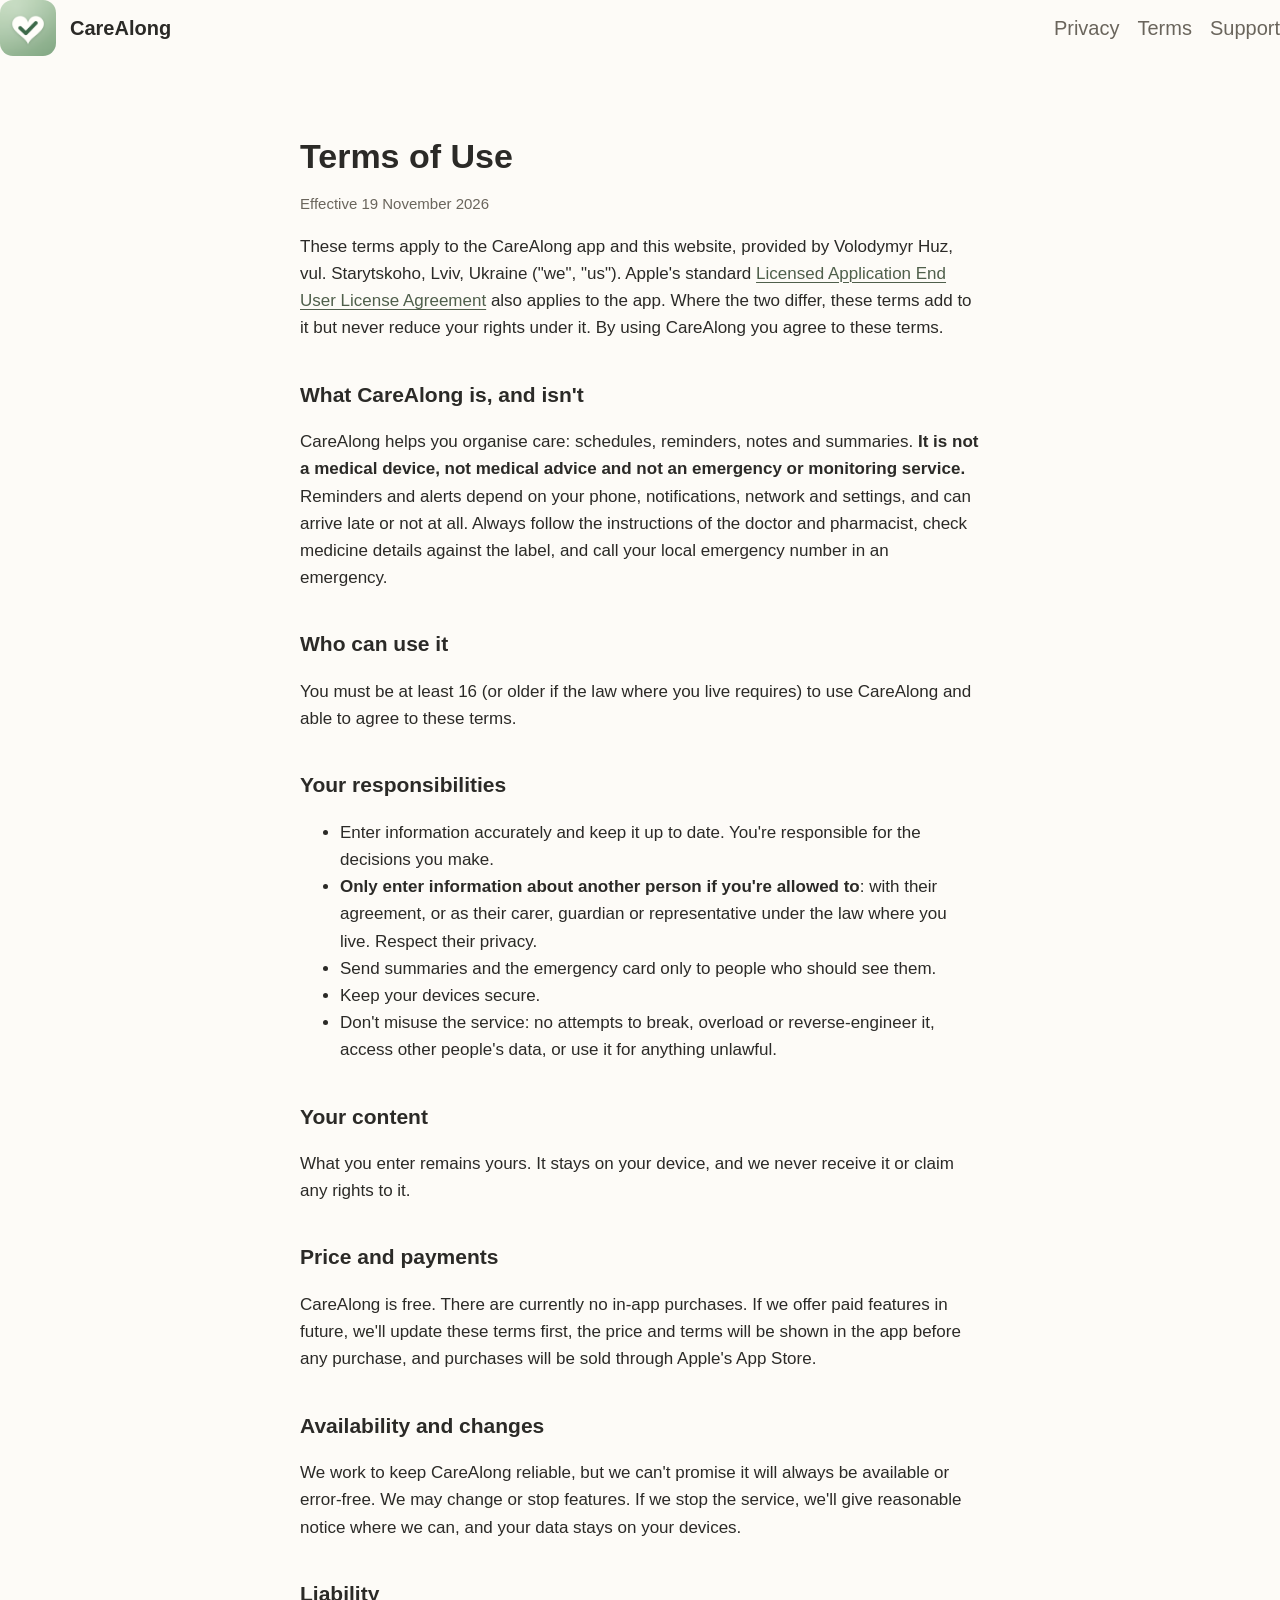
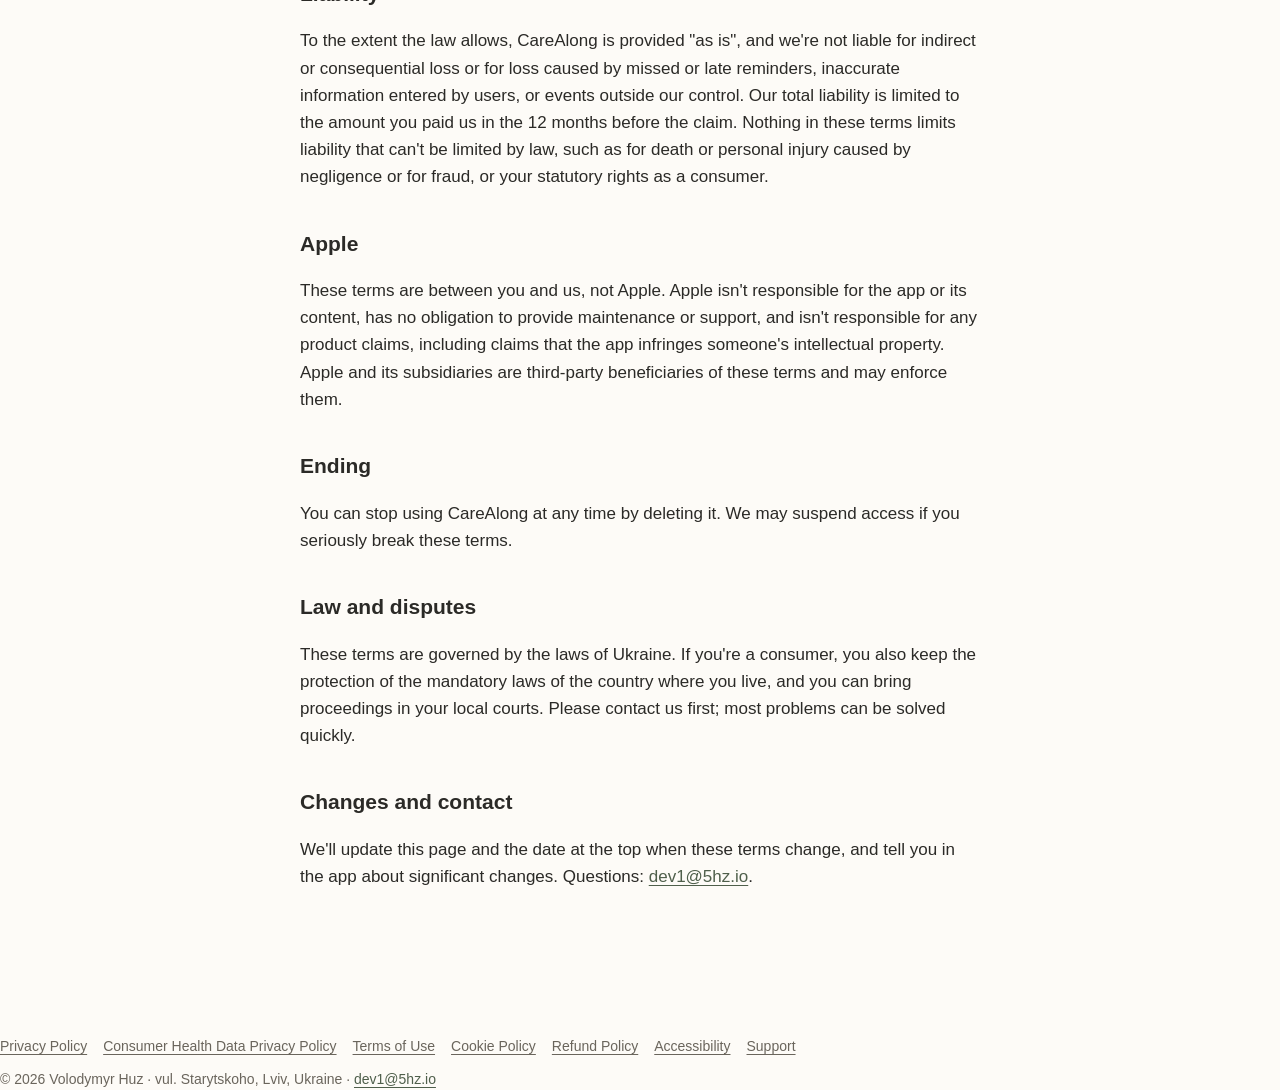
<file: terms.html>
<!doctype html>
<html lang="en">
<head>
<meta charset="utf-8">
<meta name="viewport" content="width=device-width, initial-scale=1">
<title>CareAlong Terms of Use</title>
<meta name="description" content="The terms for using CareAlong.">
<link rel="stylesheet" href="style.css">
</head>
<body>
<a class="skip" href="#content">Skip to content</a>
<header>
  <img src="icon.png" alt="" width="56" height="56">
  <a href="index.html">CareAlong</a>
  <nav aria-label="Main"><a href="privacy.html">Privacy</a><a href="terms.html">Terms</a><a href="support.html">Support</a></nav>
</header>
<main id="content">
<h1>Terms of Use</h1>
<p class="muted updated">Effective 19 November 2026</p>
<p>These terms apply to the CareAlong app and this website, provided by Volodymyr Huz, vul. Starytskoho, Lviv, Ukraine
  ("we", "us"). Apple's standard
  <a href="https://www.apple.com/legal/internet-services/itunes/dev/stdeula/">Licensed Application End User License
  Agreement</a> also applies to the app. Where the two differ, these terms add to it but never reduce your rights under
  it. By using CareAlong you agree to these terms.</p>

<h2>What CareAlong is, and isn't</h2>
<p>CareAlong helps you organise care: schedules, reminders, notes and summaries. <strong>It is not a
  medical device, not medical advice and not an emergency or monitoring service.</strong> Reminders and alerts depend
  on your phone, notifications, network and settings, and can arrive late or not at all. Always follow the
  instructions of the doctor and pharmacist, check medicine details against the label, and call your local emergency
  number in an emergency.</p>

<h2>Who can use it</h2>
<p>You must be at least 16 (or older if the law where you live requires) to use CareAlong and able to agree to these
  terms.</p>

<h2>Your responsibilities</h2>
<ul>
  <li>Enter information accurately and keep it up to date. You're responsible for the decisions you make.</li>
  <li><strong>Only enter information about another person if you're allowed to</strong>: with their agreement, or as
    their carer, guardian or representative under the law where you live. Respect their privacy.</li>
  <li>Send summaries and the emergency card only to people who should see them.</li>
  <li>Keep your devices secure.</li>
  <li>Don't misuse the service: no attempts to break, overload or reverse-engineer it, access other people's data,
    or use it for anything unlawful.</li>
</ul>

<h2>Your content</h2>
<p>What you enter remains yours. It stays on your device, and we never receive it or claim any rights to it.</p>

<h2>Price and payments</h2>
<p>CareAlong is free. There are currently no in-app purchases. If we offer paid features in future, we'll update these
  terms first, the price and terms will be shown in the app before any purchase, and purchases will be sold through
  Apple's App Store.</p>

<h2>Availability and changes</h2>
<p>We work to keep CareAlong reliable, but we can't promise it will always be available or error-free. We may change or
  stop features. If we stop the service, we'll give reasonable notice where we can, and your data stays on your
  devices.</p>

<h2>Liability</h2>
<p>To the extent the law allows, CareAlong is provided "as is", and we're not liable for indirect or consequential loss
  or for loss caused by missed or late reminders, inaccurate information entered by users, or events outside our
  control. Our total liability is limited to the amount you paid us in the 12 months before the claim. Nothing in
  these terms limits liability that can't be limited by law, such as for death or personal injury caused by
  negligence or for fraud, or your statutory rights as a consumer.</p>

<h2>Apple</h2>
<p>These terms are between you and us, not Apple. Apple isn't responsible for the app or its content, has no
  obligation to provide maintenance or support, and isn't responsible for any product claims, including claims that the
  app infringes someone's intellectual property. Apple and its subsidiaries are third-party beneficiaries of these terms
  and may enforce them.</p>

<h2>Ending</h2>
<p>You can stop using CareAlong at any time by deleting it. We may suspend access if you seriously break these terms.</p>

<h2>Law and disputes</h2>
<p>These terms are governed by the laws of Ukraine. If you're a consumer, you also keep the protection of the
  mandatory laws of the country where you live, and you can bring proceedings in your local courts. Please contact us
  first; most problems can be solved quickly.</p>

<h2>Changes and contact</h2>
<p>We'll update this page and the date at the top when these terms change, and tell you in the app about significant
  changes. Questions: <a href="mailto:dev1@5hz.io">dev1@5hz.io</a>.</p>
</main>
<footer>
  <nav aria-label="Legal">
    <a href="privacy.html">Privacy Policy</a>
    <a href="health-data.html">Consumer Health Data Privacy Policy</a>
    <a href="terms.html">Terms of Use</a>
    <a href="cookies.html">Cookie Policy</a>
    <a href="refunds.html">Refund Policy</a>
    <a href="accessibility.html">Accessibility</a>
    <a href="support.html">Support</a>
  </nav>
  <p class="business">© 2026 Volodymyr Huz · vul. Starytskoho, Lviv, Ukraine ·
    <a href="mailto:dev1@5hz.io">dev1@5hz.io</a></p>
</footer>
</body>
</html>
</file>
<file: style.css>
:root {
  --canvas: #FDFBF7; --surface: #FFFEFB; --hairline: #E9E3D8;
  --ink: #2B2A27; --ink-secondary: #6A655C; --accent: #4F5F4B; --accent-wash: #EDF1EA;
  color-scheme: light dark;
}
@media (prefers-color-scheme: dark) {
  :root {
    --canvas: #1A1C1E; --surface: #24272A; --hairline: #33373B;
    --ink: #EEEAE3; --ink-secondary: #ABA59B; --accent: #A3B49F; --accent-wash: #263027;
  }
}
* { box-sizing: border-box; }
body {
  margin: 0; background: var(--canvas); color: var(--ink);
  font: 17px/1.6 ui-rounded, -apple-system, BlinkMacSystemFont, "Segoe UI", sans-serif;
}
main { max-width: 720px; margin: 0 auto; padding: 48px 20px 72px; }
header { display: flex; align-items: center; gap: 14px; margin-bottom: 32px; }
header img { width: 56px; height: 56px; border-radius: 13px; }
header a { color: inherit; text-decoration: none; font-weight: 600; font-size: 20px; }
nav { margin-left: auto; display: flex; gap: 18px; font-size: 15px; }
nav a { color: var(--ink-secondary); font-weight: 500; }
h1 { font-size: 34px; line-height: 1.2; margin: 0 0 8px; }
h2 { font-size: 21px; margin: 36px 0 8px; }
p, li { color: var(--ink); }
.muted { color: var(--ink-secondary); }
a { color: var(--accent); }
.card { background: var(--surface); border: 1px solid var(--hairline); border-radius: 20px; padding: 20px 22px; margin: 20px 0; }
.note { background: var(--accent-wash); border-radius: 16px; padding: 16px 20px; margin: 20px 0; }
table { width: 100%; border-collapse: collapse; font-size: 15px; }
th, td { text-align: left; padding: 10px 8px; border-bottom: 1px solid var(--hairline); vertical-align: top; }
footer { margin-top: 56px; font-size: 14px; color: var(--ink-secondary); }
@media (max-width: 520px) { h1 { font-size: 28px; } nav { gap: 12px; } table { font-size: 14px; } th, td { padding: 8px 4px; } }

/* Accessibility: a skip link for keyboard and screen-reader users, and a clearly visible focus ring everywhere. */
.skip { position: absolute; left: -9999px; top: 8px; background: var(--surface); color: var(--ink); padding: 10px 16px;
  border-radius: 10px; border: 2px solid var(--accent); z-index: 10; }
.skip:focus { left: 12px; }
a:focus-visible, button:focus-visible { outline: 3px solid var(--accent); outline-offset: 3px; border-radius: 4px; }
a { text-decoration-thickness: 1px; text-underline-offset: 3px; }
footer nav { margin: 0 0 10px; display: flex; flex-wrap: wrap; gap: 6px 16px; font-size: 14px; }
footer nav a { color: var(--ink-secondary); }
.business { font-size: 14px; color: var(--ink-secondary); margin: 0; }
.updated { font-size: 15px; }
@media (prefers-reduced-motion: reduce) { * { scroll-behavior: auto; } }
</file>
